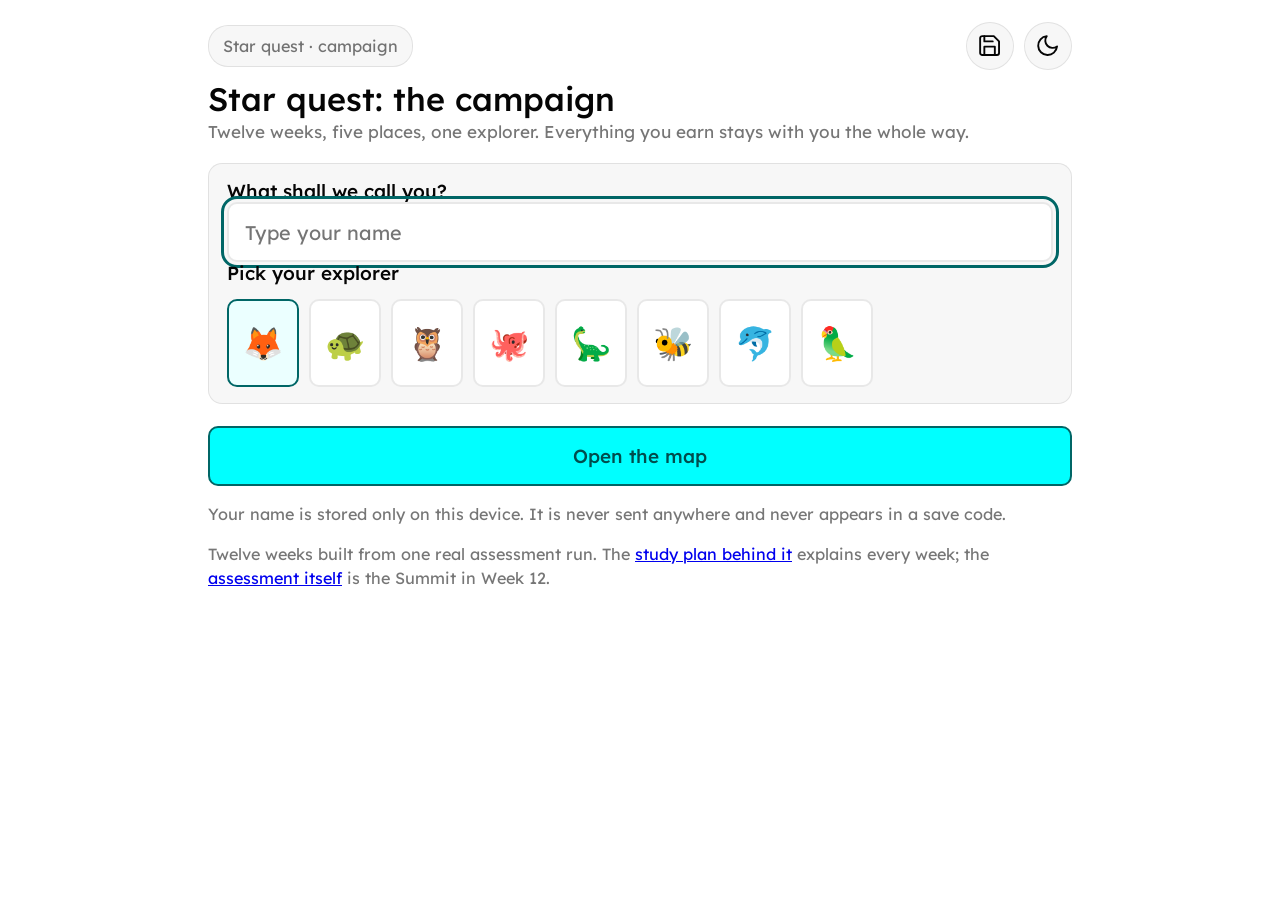
<file: index.html>
<!doctype html>
<html lang="en" data-accent="cyan">
<head>
<meta charset="utf-8">
<meta name="viewport" content="width=device-width, initial-scale=1, viewport-fit=cover">
<meta name="robots" content="noindex, nofollow">
<title>Star quest: campaign</title>
<link rel="icon" href="data:image/svg+xml,%3Csvg xmlns=%27http://www.w3.org/2000/svg%27 viewBox=%270 0 24 24%27%3E%3Ctext y=%2718%27 font-size=%2718%27%3E%E2%AD%90%3C/text%3E%3C/svg%3E">
<link rel="preconnect" href="https://fonts.googleapis.com">
<link rel="preconnect" href="https://fonts.gstatic.com" crossorigin>
<link rel="stylesheet" href="https://fonts.googleapis.com/css2?family=Lexend:wght@400;500&display=swap">
<link rel="stylesheet" href="styles.css">
</head>
<body>
<div class="wrap">

  <div class="topbar">
    <span class="chip" id="brandChip">Star quest &middot; campaign</span>
    <span class="spacer"></span>
    <button class="icon-btn" id="saveBtn" type="button" aria-label="Saving and progress"></button>
    <button class="icon-btn" id="themeBtn" type="button" aria-label="Switch theme"></button>
  </div>

  <div class="hud hidden" id="hud"></div>

  <main id="app">
    <p class="subprompt">Loading&hellip;</p>
  </main>

  <p class="note">
    Twelve weeks built from one real assessment run. The
    <a href="https://grammarmetric.github.io/star-quest-course/">study plan behind it</a>
    explains every week; the <a href="https://grammarmetric.github.io/star-quest/">assessment itself</a>
    is the Summit in Week 12.
  </p>
</div>

<script src="js/icons.js"></script>
<script src="js/cards.js"></script>
<script src="js/progress.js"></script>
<script src="js/engine.js"></script>
<script src="js/campaign.js"></script>
<script>
  /* icon for the save button, once Icons is available */
  (function () {
    var b = document.getElementById('saveBtn');
    if (b && window.Icons) b.innerHTML = window.Icons.svg('save');
  })();
</script>
</body>
</html>
</file>
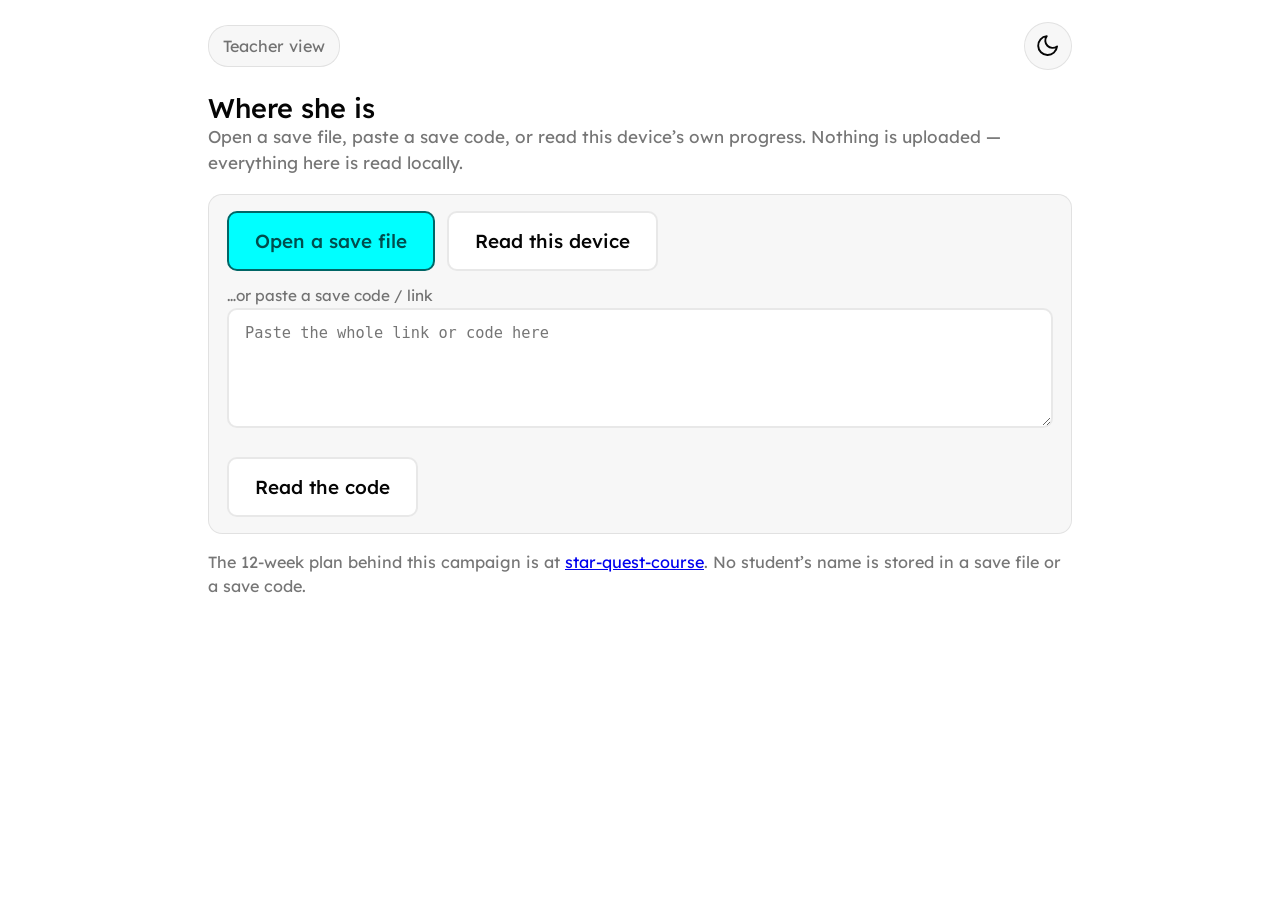
<file: teacher.html>
<!doctype html>
<html lang="en" data-accent="cyan">
<head>
<meta charset="utf-8">
<meta name="viewport" content="width=device-width, initial-scale=1">
<meta name="robots" content="noindex, nofollow">
<title>Star quest: campaign — teacher view</title>
<link rel="icon" href="data:image/svg+xml,%3Csvg xmlns=%27http://www.w3.org/2000/svg%27 viewBox=%270 0 24 24%27%3E%3Ctext y=%2718%27 font-size=%2718%27%3E%E2%AD%90%3C/text%3E%3C/svg%3E">
<link rel="preconnect" href="https://fonts.googleapis.com">
<link rel="preconnect" href="https://fonts.gstatic.com" crossorigin>
<link rel="stylesheet" href="https://fonts.googleapis.com/css2?family=Lexend:wght@400;500&display=swap">
<link rel="stylesheet" href="styles.css">
</head>
<body>
<div class="wrap">

  <div class="topbar">
    <span class="chip">Teacher view</span>
    <span class="spacer"></span>
    <button class="icon-btn" id="themeBtn" type="button" aria-label="Switch theme"></button>
  </div>

  <h2 style="margin-top:12px">Where she is</h2>
  <p class="subprompt">
    Open a save file, paste a save code, or read this device’s own progress.
    Nothing is uploaded &mdash; everything here is read locally.
  </p>

  <div class="week">
    <div class="actions" style="margin-top:0">
      <button class="btn" id="openFile" type="button">Open a save file</button>
      <button class="btn ghost" id="readLocal" type="button">Read this device</button>
      <input type="file" id="filePicker" accept="application/json,.json" class="hidden">
    </div>
    <label for="codeBox" class="src" style="display:block;margin-top:14px">…or paste a save code / link</label>
    <textarea class="field" id="codeBox" placeholder="Paste the whole link or code here"></textarea>
    <div class="actions">
      <button class="btn ghost" id="readCode" type="button">Read the code</button>
    </div>
  </div>

  <main id="out"></main>

  <p class="note">
    The 12-week plan behind this campaign is at
    <a href="https://grammarmetric.github.io/star-quest-course/">star-quest-course</a>.
    No student’s name is stored in a save file or a save code.
  </p>
</div>

<script src="js/icons.js"></script>
<script src="js/cards.js"></script>
<script src="js/progress.js"></script>
<script src="js/teacher.js"></script>
</body>
</html>
</file>
<file: styles.css>
/* ==========================================================================
   Star quest: campaign — stylesheet
   GrammarMetric design system, kids adaptation. Same tokens as star-quest and
   star-quest-course, so the three sites read as one family.

   KEPT from the style guide:
     - Lexend only, 400 / 500 weights, sentence case everywhere
     - The five-role electric palette, unchanged hexes
     - The contrast-fix rule: never plain black/white/raw-accent text on a
       coloured fill; always the darkened same-hue value
     - Flat surfaces: no gradients, no box-shadow, no blur, no glow
     - One card model; radii 14 / 10 / 20 only
     - One lead accent per screen. All five appear together in exactly one
       place: the world map, where comparing the regions IS the point.

   DOCUMENTED EXCEPTIONS (deliberate, for the 7-year-old audience):
     1. Light mode is the DEFAULT, not dark.
     2. "Motion stays minimal" is relaxed for REWARD feedback only -- the XP
        bar fill, the card flip and the badge reveal. Everything else fades.
        All of it is disabled under prefers-reduced-motion.
     3. Type and hit targets are scaled up: 18px base, 88px minimum target.

   CARRIED FIX (from star-quest-course): `:root[data-theme='dark']` only lands
   on the ROOT element, so any nested [data-accent] section re-declares
   --accent-outline back to the light-mode darkened hue and goes near-invisible
   on black. Every accent therefore needs its own descendant rule in dark mode.
   ========================================================================== */

:root {
  --gm-yellow: #FFFC00;
  --gm-yellow-text: #736f00;
  --gm-cyan: #00FFFF;
  --gm-cyan-text: #004d4d;
  --gm-cyan-text-light-outline: #006666;
  --gm-orange: #FF3503;
  --gm-orange-text: #3d0f00;
  --gm-magenta: #FF00FF;
  --gm-magenta-text: #5c005c;
  --gm-error: #ff5252;
  --gm-error-text: #4a0d0d;

  --gm-radius-card: 14px;
  --gm-radius-control: 10px;
  --gm-radius-pill: 20px;
  --gm-font: 'Lexend', system-ui, sans-serif;

  /* light mode is the default here -- see exception 1 */
  --bg: #ffffff;
  --text: #050505;
  --muted: rgba(5, 5, 5, 0.55);
  --card: rgba(5, 5, 5, 0.03);
  --card-strong: rgba(5, 5, 5, 0.06);
  --border: rgba(5, 5, 5, 0.09);
  --tint: 0.14;

  --accent: var(--gm-cyan);
  --accent-text: var(--gm-cyan-text);
  --accent-outline: var(--gm-cyan-text-light-outline);

  --tap: 88px;
}

:root[data-theme='dark'], :root[data-theme='dark'] body {
  --bg: #050505;
  --text: #ffffff;
  --muted: rgba(255, 255, 255, 0.6);
  --card: rgba(255, 255, 255, 0.045);
  --card-strong: rgba(255, 255, 255, 0.08);
  --border: rgba(255, 255, 255, 0.1);
  --tint: 0.18;
}
:root[data-theme='dark'] { --accent-outline: var(--accent); }

[data-accent='yellow']  { --accent: var(--gm-yellow);  --accent-text: var(--gm-yellow-text);  --accent-outline: var(--gm-yellow-text); }
[data-accent='cyan']    { --accent: var(--gm-cyan);    --accent-text: var(--gm-cyan-text);    --accent-outline: var(--gm-cyan-text-light-outline); }
[data-accent='orange']  { --accent: var(--gm-orange);  --accent-text: var(--gm-orange-text);  --accent-outline: var(--gm-orange-text); }
[data-accent='magenta'] { --accent: var(--gm-magenta); --accent-text: var(--gm-magenta-text); --accent-outline: var(--gm-magenta-text); }

/* the carried fix -- every accent, not just cyan */
:root[data-theme='dark'] [data-accent='cyan']    { --accent-outline: var(--gm-cyan); }
:root[data-theme='dark'] [data-accent='yellow']  { --accent-outline: var(--gm-yellow); }
:root[data-theme='dark'] [data-accent='orange']  { --accent-outline: var(--gm-orange); }
:root[data-theme='dark'] [data-accent='magenta'] { --accent-outline: var(--gm-magenta); }

* { box-sizing: border-box; }
html, body {
  margin: 0; padding: 0;
  background: var(--bg); color: var(--text);
  font-family: var(--gm-font); font-weight: 400;
  font-size: 18px; line-height: 1.5;
  -webkit-text-size-adjust: 100%;
}
h1, h2, h3 { font-weight: 500; margin: 0; line-height: 1.2; }
p { margin: 0; }
button { font-family: inherit; font-size: inherit; color: inherit; }
:focus-visible { outline: 3px solid var(--accent-outline); outline-offset: 3px; }

.wrap { max-width: 900px; margin: 0 auto; padding: 12px 18px 96px; }
.hidden { display: none !important; }
.sr { position: absolute; width: 1px; height: 1px; overflow: hidden; clip: rect(0 0 0 0); white-space: nowrap; }

/* ---------- top bar ---------- */
.topbar { display: flex; align-items: center; gap: 10px; padding: 10px 0; }
.topbar .spacer { flex: 1; }
.icon-btn {
  border: 1px solid var(--border); background: var(--card); border-radius: 999px;
  width: 48px; height: 48px; display: flex; align-items: center; justify-content: center;
  cursor: pointer;
}
.icon-btn svg { width: 1.4rem; height: 1.4rem; }
.chip {
  display: inline-flex; align-items: center; gap: 8px;
  padding: 8px 14px; border-radius: var(--gm-radius-pill);
  background: var(--card); border: 1px solid var(--border);
  font-size: 0.9rem; color: var(--muted);
}
.chip b { color: var(--text); font-weight: 500; }

/* ---------- avatar + xp header ---------- */
.hud {
  display: grid; grid-template-columns: auto 1fr auto; gap: 14px; align-items: center;
  background: var(--card); border: 1px solid var(--border);
  border-radius: var(--gm-radius-card); padding: 14px 16px; margin-bottom: 18px;
}
.avatar {
  width: 64px; height: 64px; border-radius: var(--gm-radius-control);
  background: color-mix(in srgb, var(--accent) calc(var(--tint) * 100%), transparent);
  color: var(--accent-outline);
  display: flex; align-items: center; justify-content: center; font-size: 2rem;
  border: 1px solid var(--accent-outline);
}
.hud .who { font-weight: 500; }
.hud .rank { font-size: 0.85rem; color: var(--muted); }
.xpbar {
  height: 14px; border-radius: var(--gm-radius-pill);
  background: var(--card-strong); border: 1px solid var(--border);
  overflow: hidden; margin-top: 8px;
}
.xpbar > i {
  display: block; height: 100%; width: 0%;
  background: var(--accent); border-right: 1px solid var(--accent-outline);
  transition: width 700ms ease;
}
.hud .streak { text-align: right; font-size: 0.85rem; color: var(--muted); }
.hud .streak b { display: block; font-size: 1.5rem; color: var(--text); font-weight: 500; }

/* ---------- world map ---------- */
.map { display: flex; flex-direction: column; gap: 12px; }
.region {
  display: grid; grid-template-columns: 64px 1fr auto; gap: 16px; align-items: center;
  background: var(--card); border: 1px solid var(--border);
  border-left: 5px solid var(--accent);
  border-radius: var(--gm-radius-card); padding: 16px 18px;
  text-align: left; width: 100%; cursor: pointer;
}
.region[disabled] { cursor: not-allowed; opacity: 0.55; }
.region .n {
  font-size: 1.7rem; font-weight: 500; color: var(--accent-outline);
  font-variant-numeric: tabular-nums;
}
.region .name { font-weight: 500; font-size: 1.1rem; }
.region .desc { font-size: 0.88rem; color: var(--muted); margin-top: 2px; }
.region .weeks { font-size: 0.82rem; color: var(--muted); text-align: right; white-space: nowrap; }
.region .prog {
  height: 8px; border-radius: var(--gm-radius-pill); background: var(--card-strong);
  border: 1px solid var(--border); margin-top: 8px; overflow: hidden;
}
.region .prog > i { display: block; height: 100%; background: var(--accent); border-right: 1px solid var(--accent-outline); }
/* The Summit is the one place all four accents appear together -- the same
   convention star-quest's four-domain report already uses. A full gradient
   frame, so it reads as deliberate rather than as a stray coloured edge. */
.region.summit {
  border: 3px solid transparent;
  border-image: linear-gradient(90deg, var(--gm-cyan), var(--gm-yellow), var(--gm-magenta), var(--gm-orange)) 1;
}
.region.summit .n { color: var(--text); }

/* ---------- week / quest list ---------- */
.weeklist { display: flex; flex-direction: column; gap: 12px; }
.week {
  background: var(--card); border: 1px solid var(--border);
  border-radius: var(--gm-radius-card); padding: 16px 18px;
}
.week h3 { font-size: 1.05rem; }
.week .src { font-size: 0.85rem; color: var(--muted); margin-top: 4px; }
.week .why { font-size: 0.9rem; margin-top: 8px; }
.questrow { display: flex; flex-wrap: wrap; gap: 10px; margin-top: 14px; }
.quest {
  flex: 1 1 200px; min-height: var(--tap);
  display: flex; align-items: center; gap: 12px;
  padding: 12px 14px; cursor: pointer; text-align: left;
  background: var(--bg); border: 2px solid var(--border);
  border-radius: var(--gm-radius-control);
}
.quest[disabled] { cursor: not-allowed; opacity: 0.5; }
.quest.done { border-color: var(--accent-outline); background: color-mix(in srgb, var(--accent) 8%, var(--bg)); }
.quest .qi {
  width: 40px; height: 40px; flex: none; border-radius: var(--gm-radius-control);
  background: color-mix(in srgb, var(--accent) calc(var(--tint) * 100%), transparent);
  color: var(--accent-outline); display: flex; align-items: center; justify-content: center;
}
.quest .qt { font-weight: 500; font-size: 0.95rem; }
.quest .qs { font-size: 0.8rem; color: var(--muted); }
.quest.boss { border-color: var(--accent); border-width: 3px; }

/* ---------- play screen ---------- */
.playhead { display: flex; align-items: center; gap: 12px; margin-bottom: 16px; }
.pips { display: flex; gap: 6px; flex: 1; }
.pip { flex: 1; height: 8px; border-radius: var(--gm-radius-pill); background: var(--card-strong); border: 1px solid var(--border); }
.pip.on { background: var(--accent); border-color: var(--accent-outline); }
.pip.miss { background: var(--gm-error); border-color: var(--gm-error-text); }

.prompt { font-size: 1.35rem; font-weight: 500; margin-bottom: 6px; text-wrap: balance; }
.subprompt { color: var(--muted); font-size: 0.95rem; margin-bottom: 18px; }

.opts { display: grid; gap: 12px; grid-template-columns: 1fr; }
.opts.two { grid-template-columns: repeat(auto-fit, minmax(240px, 1fr)); }
.opt {
  min-height: var(--tap); padding: 14px 18px; cursor: pointer; text-align: left;
  background: var(--bg); border: 2px solid var(--border);
  border-radius: var(--gm-radius-control); font-size: 1.1rem;
  display: flex; align-items: center; gap: 12px;
}
.opt:hover:not([disabled]) { border-color: var(--accent-outline); }
.opt[disabled] { cursor: not-allowed; opacity: 0.45; }
.opt.right { border-color: var(--accent-outline); background: color-mix(in srgb, var(--accent) calc(var(--tint) * 100%), var(--bg)); }
.opt.wrong { border-color: var(--gm-error); }
.opt .k {
  width: 34px; height: 34px; flex: none; border-radius: 999px; font-size: 0.9rem;
  background: var(--card-strong); display: flex; align-items: center; justify-content: center;
}

/* picture options */
.opts.pics { grid-template-columns: repeat(auto-fit, minmax(150px, 1fr)); }
.opt.pic { flex-direction: column; align-items: stretch; padding: 10px; gap: 8px; }
.opt.pic img, .opt.pic .fallback { width: 100%; aspect-ratio: 4 / 5; object-fit: cover; border-radius: var(--gm-radius-control); }
.opt.pic .cap { text-align: center; font-size: 1rem; }
.fallback {
  display: flex; align-items: center; justify-content: center; text-align: center;
  background: color-mix(in srgb, var(--accent) calc(var(--tint) * 100%), transparent);
  color: var(--accent-outline); font-weight: 500; padding: 10px; font-size: 1rem;
  border: 1px solid var(--border);
}

/* the listen gate -- the heart of this campaign */
.gate {
  border: 2px solid var(--accent-outline); border-radius: var(--gm-radius-card);
  padding: 16px 18px; margin-bottom: 18px;
  background: color-mix(in srgb, var(--accent) 8%, var(--bg));
}
.gate .gt { font-weight: 500; display: flex; align-items: center; gap: 10px; }
.gate .gmeter { height: 12px; border-radius: var(--gm-radius-pill); background: var(--card-strong); border: 1px solid var(--border); overflow: hidden; margin-top: 10px; }
.gate .gmeter > i { display: block; height: 100%; width: 0%; background: var(--accent); border-right: 1px solid var(--accent-outline); }
.gate.open { border-style: dashed; }
.gate .ghint { font-size: 0.9rem; color: var(--muted); margin-top: 8px; }

/* tiles: sentence build + spelling */
.tiles { display: flex; flex-wrap: wrap; gap: 10px; margin-bottom: 16px; min-height: 64px; }
.tile {
  min-height: 56px; min-width: 56px; padding: 10px 16px; cursor: pointer;
  background: var(--bg); border: 2px solid var(--border);
  border-radius: var(--gm-radius-control); font-size: 1.15rem;
}
.tile:hover:not([disabled]) { border-color: var(--accent-outline); }
.tile[disabled] { opacity: 0.35; cursor: not-allowed; }
.slotline {
  display: flex; flex-wrap: wrap; gap: 8px; align-items: center; min-height: 72px;
  padding: 12px; margin-bottom: 14px;
  border: 2px dashed var(--border); border-radius: var(--gm-radius-card);
  background: var(--card);
}
.slot {
  min-width: 48px; min-height: 48px; padding: 8px 14px; font-size: 1.2rem;
  border-radius: var(--gm-radius-control); background: var(--bg);
  border: 2px solid var(--accent-outline); cursor: pointer;
  display: flex; align-items: center; justify-content: center;
}
.slot.given { border-style: dashed; cursor: default; color: var(--accent-outline); font-weight: 500; }
.slotline .ph { color: var(--muted); font-size: 0.95rem; }

/* two-bucket sort */
.buckets { display: grid; grid-template-columns: repeat(auto-fit, minmax(200px, 1fr)); gap: 12px; margin-bottom: 16px; }
.bucket { border: 2px solid var(--border); border-radius: var(--gm-radius-card); padding: 12px; min-height: 120px; }
.bucket h4 { margin: 0 0 8px; font-size: 1rem; font-weight: 500; color: var(--accent-outline); }
.bucket .drop { display: flex; flex-wrap: wrap; gap: 8px; }
.bucket .drop span { padding: 6px 12px; border-radius: var(--gm-radius-pill); background: var(--card-strong); font-size: 0.95rem; }

/* feedback */
.fb { margin-top: 18px; padding: 14px 16px; border-radius: var(--gm-radius-card); border: 1px solid var(--border); background: var(--card); }
.fb.good { border-color: var(--accent-outline); }
.fb .fbt { font-weight: 500; margin-bottom: 4px; }
.fb .fbw { font-size: 0.95rem; color: var(--muted); }

.actions { display: flex; flex-wrap: wrap; gap: 12px; margin-top: 22px; }
.btn {
  min-height: 60px; padding: 14px 26px; cursor: pointer; font-size: 1.05rem; font-weight: 500;
  border-radius: var(--gm-radius-control); border: 2px solid var(--accent-outline);
  background: var(--accent); color: var(--accent-text);
}
.btn.ghost { background: var(--bg); color: var(--text); border-color: var(--border); }
.btn.wide { flex: 1; }
.btn[disabled] { opacity: 0.45; cursor: not-allowed; }

/* ---------- reward / card drop ---------- */
.reward { text-align: center; padding: 20px 0; }
.reward .big { font-size: 2.4rem; font-weight: 500; color: var(--accent-outline); }
.cardart {
  width: 220px; max-width: 70vw; aspect-ratio: 4 / 5; margin: 18px auto 10px;
  border-radius: var(--gm-radius-card); overflow: hidden;
  border: 3px solid var(--accent-outline); object-fit: cover; display: block;
  animation: flip 620ms ease;
}
@keyframes flip { from { transform: rotateY(90deg); opacity: 0; } to { transform: rotateY(0); opacity: 1; } }
.cardname { font-size: 1.3rem; font-weight: 500; }

/* ---------- collection ---------- */
.grid { display: grid; grid-template-columns: repeat(auto-fill, minmax(110px, 1fr)); gap: 10px; }
.collected { border-radius: var(--gm-radius-control); overflow: hidden; border: 1px solid var(--border); background: var(--card); }
.collected img, .collected .fallback { width: 100%; aspect-ratio: 4 / 5; object-fit: cover; display: block; }
.collected .cn { font-size: 0.8rem; padding: 6px 8px; text-align: center; }

.badges { display: grid; grid-template-columns: repeat(auto-fit, minmax(200px, 1fr)); gap: 12px; }
.badge { background: var(--card); border: 1px solid var(--border); border-radius: var(--gm-radius-card); padding: 16px; }
.badge.locked { opacity: 0.45; }
.badge .bi {
  width: 48px; height: 48px; border-radius: var(--gm-radius-control); margin-bottom: 10px;
  background: color-mix(in srgb, var(--accent) calc(var(--tint) * 100%), transparent);
  color: var(--accent-outline); display: flex; align-items: center; justify-content: center; font-size: 1.5rem;
}
.badge .bn { font-weight: 500; }
.badge .bw { font-size: 0.85rem; color: var(--muted); margin-top: 4px; }

/* ---------- misc ---------- */
.note { font-size: 0.9rem; color: var(--muted); margin-top: 16px; }
.alert { border-color: var(--gm-error); }
.alert .fbt { color: var(--gm-error-text); }
:root[data-theme='dark'] .alert .fbt { color: var(--gm-error); }

.field {
  width: 100%; min-height: 60px; padding: 14px 16px; font-size: 1.1rem; font-family: inherit;
  border-radius: var(--gm-radius-control); border: 2px solid var(--border);
  background: var(--bg); color: var(--text);
}
textarea.field { min-height: 120px; font-family: ui-monospace, Consolas, monospace; font-size: 0.85rem; }

@media (max-width: 560px) {
  html, body { font-size: 17px; }
  .region { grid-template-columns: 48px 1fr; }
  .region .weeks { grid-column: 2; text-align: left; }
  .hud { grid-template-columns: auto 1fr; }
  .hud .streak { grid-column: 2; text-align: left; }
}

@media (prefers-reduced-motion: reduce) {
  *, *::before, *::after { animation: none !important; transition: none !important; }
}
</file>
